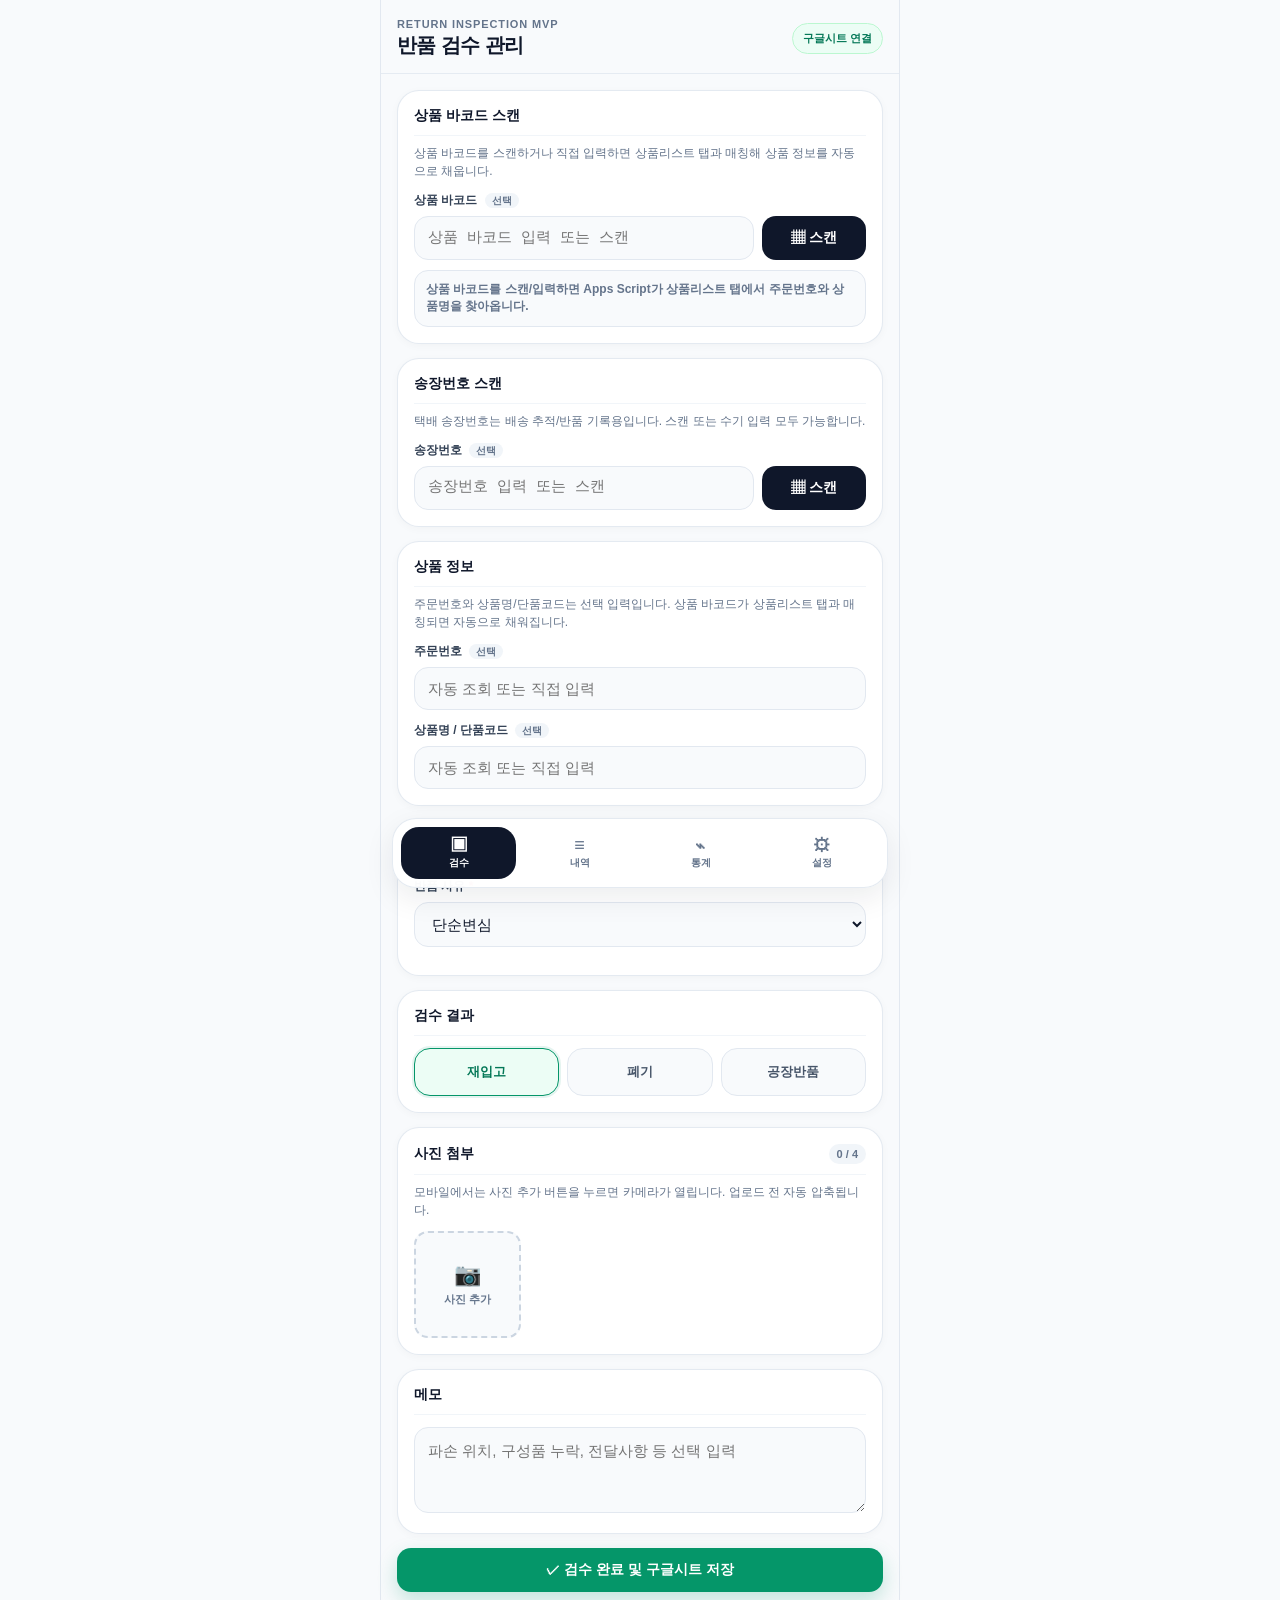
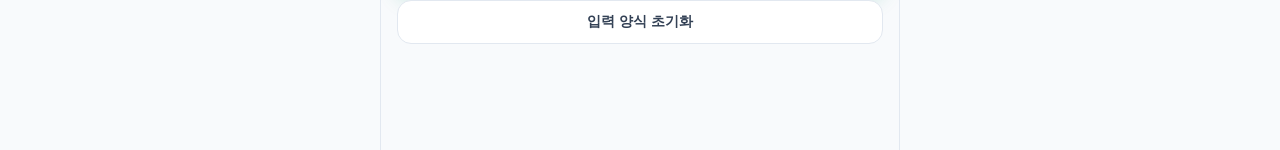
<file: index-no-cdn.html>
<!doctype html>
<html lang="ko">
<head>
  <meta charset="utf-8" />
  <meta name="viewport" content="width=device-width, initial-scale=1, viewport-fit=cover" />
  <meta name="theme-color" content="#0f172a" />
  <title>반품 검수 MVP</title>
  <link rel="stylesheet" href="./style.css" />
</head>
<body>
  <noscript>이 앱은 JavaScript가 켜져 있어야 사용할 수 있습니다.</noscript>

  <div id="app" class="app-shell">
    <header class="top-header">
      <div>
        <p class="eyebrow">Return Inspection MVP</p>
        <h1>반품 검수 관리</h1>
      </div>
      <div id="headerSyncBadge" class="sync-badge">확인 중</div>
    </header>

    <main id="view" class="view-area"></main>

    <nav class="bottom-nav" aria-label="주요 메뉴">
      <button class="nav-btn active" data-tab="form" type="button">
        <span>▣</span>
        <small>검수</small>
      </button>
      <button class="nav-btn" data-tab="history" type="button">
        <span>≡</span>
        <small>내역</small>
      </button>
      <button class="nav-btn" data-tab="stats" type="button">
        <span>⌁</span>
        <small>통계</small>
      </button>
      <button class="nav-btn" data-tab="settings" type="button">
        <span>⚙</span>
        <small>설정</small>
      </button>
    </nav>
  </div>

  <div id="toast" class="toast" role="status" aria-live="polite"></div>

  <!-- 외부 CDN을 전혀 쓰지 않는 버전입니다. 바코드 스캔은 브라우저 기본 BarcodeDetector 지원 기기에서만 동작합니다. -->
  <script src="./app.js"></script>
</body>
</html>
</file>
<file: style.css>
:root {
  --bg: #f8fafc;
  --card: #ffffff;
  --ink: #0f172a;
  --muted: #64748b;
  --line: #e2e8f0;
  --line-soft: #f1f5f9;
  --green: #059669;
  --green-dark: #047857;
  --green-soft: #ecfdf5;
  --red: #e11d48;
  --red-soft: #fff1f2;
  --amber: #d97706;
  --amber-soft: #fffbeb;
  --blue: #2563eb;
  --blue-soft: #eff6ff;
  --slate: #0f172a;
  --shadow: 0 10px 30px rgba(15, 23, 42, 0.08);
}

* { box-sizing: border-box; }
html, body { margin: 0; min-height: 100%; }
body {
  font-family: -apple-system, BlinkMacSystemFont, "Segoe UI", Roboto, "Noto Sans KR", "Apple SD Gothic Neo", sans-serif;
  background: var(--bg);
  color: var(--ink);
  -webkit-tap-highlight-color: transparent;
}
button, input, select, textarea { font: inherit; }
button { cursor: pointer; }
button:disabled { cursor: not-allowed; opacity: 0.6; }

.app-shell {
  width: 100%;
  max-width: 520px;
  min-height: 100vh;
  margin: 0 auto;
  background: var(--bg);
  position: relative;
  padding-bottom: 90px;
}

.top-header {
  position: sticky;
  top: 0;
  z-index: 10;
  display: flex;
  justify-content: space-between;
  align-items: center;
  gap: 12px;
  padding: 18px 16px 14px;
  background: rgba(248, 250, 252, 0.92);
  backdrop-filter: blur(12px);
  border-bottom: 1px solid rgba(226, 232, 240, 0.8);
}
.top-header h1 {
  margin: 2px 0 0;
  font-size: 20px;
  letter-spacing: -0.03em;
}
.eyebrow {
  margin: 0;
  color: var(--muted);
  font-size: 11px;
  font-weight: 800;
  text-transform: uppercase;
  letter-spacing: 0.08em;
}
.sync-badge {
  flex: 0 0 auto;
  border: 1px solid var(--line);
  border-radius: 999px;
  background: white;
  color: var(--muted);
  padding: 7px 10px;
  font-size: 11px;
  font-weight: 800;
}
.sync-badge.ok { background: var(--green-soft); color: var(--green-dark); border-color: #bbf7d0; }
.sync-badge.warn { background: var(--amber-soft); color: var(--amber); border-color: #fde68a; }

.view-area { padding: 16px; }

.card {
  background: var(--card);
  border: 1px solid rgba(226, 232, 240, 0.9);
  border-radius: 22px;
  padding: 16px;
  box-shadow: 0 2px 8px rgba(15, 23, 42, 0.03);
  margin-bottom: 14px;
}
.card-title {
  display: flex;
  align-items: center;
  justify-content: space-between;
  gap: 10px;
  margin: 0 0 12px;
  padding-bottom: 10px;
  border-bottom: 1px solid var(--line-soft);
  font-size: 14px;
  font-weight: 900;
}
.card-subtitle {
  margin: -4px 0 12px;
  font-size: 12px;
  color: var(--muted);
  line-height: 1.5;
}

.field { margin: 0 0 12px; }
.field:last-child { margin-bottom: 0; }
.field label, .field-label {
  display: block;
  margin-bottom: 7px;
  color: #334155;
  font-size: 12px;
  font-weight: 900;
}
.required { color: var(--red); }
.input, .select, .textarea {
  width: 100%;
  border: 1px solid var(--line);
  background: #f8fafc;
  border-radius: 14px;
  padding: 12px 13px;
  color: var(--ink);
  outline: none;
  font-size: 15px;
  transition: border-color .15s, box-shadow .15s, background .15s;
}
.input:focus, .select:focus, .textarea:focus {
  border-color: var(--green);
  box-shadow: 0 0 0 3px rgba(5, 150, 105, 0.13);
  background: white;
}
.textarea { min-height: 86px; resize: vertical; line-height: 1.5; }
.mono { font-family: ui-monospace, SFMono-Regular, Menlo, Monaco, Consolas, "Liberation Mono", monospace; }
.input-row { display: flex; gap: 8px; align-items: stretch; }
.input-row .input { flex: 1; }

.btn {
  appearance: none;
  border: 0;
  border-radius: 14px;
  padding: 12px 14px;
  font-weight: 900;
  font-size: 14px;
  display: inline-flex;
  align-items: center;
  justify-content: center;
  gap: 6px;
  min-height: 44px;
  transition: transform .08s, opacity .15s, background .15s;
  text-decoration: none;
}
.btn:active { transform: scale(0.98); }
.btn-primary { background: var(--green); color: white; box-shadow: 0 8px 20px rgba(5, 150, 105, .22); }
.btn-primary:hover { background: var(--green-dark); }
.btn-dark { background: var(--slate); color: white; }
.btn-soft { background: #f1f5f9; color: #334155; }
.btn-red { background: var(--red-soft); color: var(--red); }
.btn-amber { background: var(--amber-soft); color: var(--amber); }
.btn-outline { background: white; color: #334155; border: 1px solid var(--line); }
.btn-block { width: 100%; }
.btn-small { min-height: 34px; padding: 8px 10px; border-radius: 11px; font-size: 12px; }
.btn-scan { width: 104px; }

.segmented {
  display: grid;
  grid-template-columns: repeat(3, 1fr);
  gap: 8px;
}
.segment-btn {
  border: 1px solid var(--line);
  background: #f8fafc;
  border-radius: 16px;
  padding: 14px 8px;
  font-size: 13px;
  font-weight: 900;
  color: #475569;
}
.segment-btn.active[data-value="재입고"] { background: var(--green-soft); color: var(--green-dark); border-color: var(--green); box-shadow: 0 0 0 2px rgba(5, 150, 105, 0.1); }
.segment-btn.active[data-value="폐기"] { background: var(--red-soft); color: var(--red); border-color: var(--red); box-shadow: 0 0 0 2px rgba(225, 29, 72, 0.1); }
.segment-btn.active[data-value="공장반품"] { background: var(--amber-soft); color: var(--amber); border-color: var(--amber); box-shadow: 0 0 0 2px rgba(217, 119, 6, 0.1); }

.photo-grid {
  display: grid;
  grid-template-columns: repeat(4, 1fr);
  gap: 8px;
}
.photo-tile {
  position: relative;
  aspect-ratio: 1 / 1;
  border-radius: 14px;
  overflow: hidden;
  border: 1px solid var(--line);
  background: #f1f5f9;
}
.photo-tile img { width: 100%; height: 100%; object-fit: cover; display: block; }
.photo-remove {
  position: absolute;
  top: 0;
  right: 0;
  width: 26px;
  height: 26px;
  border: 0;
  background: rgba(15, 23, 42, .84);
  color: white;
  border-bottom-left-radius: 10px;
}
.photo-add {
  aspect-ratio: 1 / 1;
  border: 2px dashed #cbd5e1;
  background: #f8fafc;
  border-radius: 14px;
  display: flex;
  flex-direction: column;
  align-items: center;
  justify-content: center;
  color: var(--muted);
  font-size: 11px;
  font-weight: 900;
  gap: 4px;
}
.photo-count {
  color: var(--muted);
  background: #f1f5f9;
  border-radius: 999px;
  padding: 4px 8px;
  font-size: 11px;
  font-weight: 900;
}
.hidden { display: none !important; }

.notice {
  border-radius: 16px;
  padding: 12px 13px;
  margin-bottom: 14px;
  display: flex;
  gap: 9px;
  align-items: flex-start;
  font-size: 13px;
  font-weight: 800;
  line-height: 1.45;
}
.notice.ok { background: var(--green-soft); color: var(--green-dark); border: 1px solid #bbf7d0; }
.notice.warn { background: var(--amber-soft); color: var(--amber); border: 1px solid #fde68a; }
.notice.error { background: var(--red-soft); color: var(--red); border: 1px solid #fecdd3; }
.notice.info { background: var(--blue-soft); color: var(--blue); border: 1px solid #bfdbfe; }

.bottom-nav {
  position: fixed;
  left: 50%;
  bottom: 12px;
  transform: translateX(-50%);
  width: min(calc(100% - 24px), 496px);
  display: grid;
  grid-template-columns: repeat(4, 1fr);
  gap: 6px;
  padding: 8px;
  border: 1px solid rgba(226, 232, 240, .9);
  background: rgba(255, 255, 255, .94);
  backdrop-filter: blur(16px);
  border-radius: 24px;
  box-shadow: var(--shadow);
  z-index: 20;
}
.nav-btn {
  border: 0;
  background: transparent;
  border-radius: 18px;
  padding: 9px 4px;
  color: #64748b;
  display: flex;
  flex-direction: column;
  gap: 2px;
  align-items: center;
  font-weight: 900;
}
.nav-btn span { font-size: 18px; line-height: 1; }
.nav-btn small { font-size: 10px; font-weight: 900; }
.nav-btn.active { background: #0f172a; color: white; }

.filter-row { display: flex; gap: 6px; overflow-x: auto; padding-bottom: 4px; }
.filter-pill {
  flex: 0 0 auto;
  border: 1px solid var(--line);
  background: white;
  color: var(--muted);
  padding: 8px 12px;
  border-radius: 999px;
  font-size: 12px;
  font-weight: 900;
}
.filter-pill.active { background: var(--green); color: white; border-color: var(--green); }

.record-card {
  position: relative;
  background: white;
  border: 1px solid var(--line);
  border-radius: 20px;
  padding: 14px;
  margin-bottom: 12px;
  overflow: hidden;
}
.record-card::before {
  content: "";
  position: absolute;
  left: 0; top: 0; bottom: 0;
  width: 5px;
  background: var(--green);
}
.record-card.discard::before { background: var(--red); }
.record-card.factory::before { background: var(--amber); }
.record-head {
  display: flex;
  justify-content: space-between;
  gap: 8px;
  align-items: flex-start;
  padding-left: 4px;
  margin-bottom: 12px;
}
.record-date { font-size: 11px; color: #94a3b8; font-weight: 800; }
.badge {
  display: inline-flex;
  align-items: center;
  border: 1px solid var(--line);
  border-radius: 999px;
  padding: 4px 8px;
  font-size: 11px;
  font-weight: 900;
  white-space: nowrap;
}
.badge.ok { background: var(--green-soft); color: var(--green-dark); border-color: #bbf7d0; }
.badge.warn { background: var(--amber-soft); color: var(--amber); border-color: #fde68a; }
.badge.red { background: var(--red-soft); color: var(--red); border-color: #fecdd3; }
.badge.neutral { background: #f8fafc; color: #475569; }
.meta-grid {
  display: grid;
  grid-template-columns: repeat(2, minmax(0, 1fr));
  gap: 10px;
  margin-top: 10px;
}
.meta-label { color: #94a3b8; font-size: 10px; font-weight: 900; text-transform: uppercase; }
.meta-value { margin-top: 3px; color: #334155; font-size: 13px; font-weight: 900; overflow-wrap: anywhere; }
.reason-box, .memo-box {
  margin-top: 10px;
  background: #f8fafc;
  border: 1px solid var(--line-soft);
  border-radius: 14px;
  padding: 10px;
  font-size: 12px;
  line-height: 1.45;
}
.thumbnail-row { display: flex; gap: 7px; overflow-x: auto; margin-top: 9px; padding-bottom: 4px; }
.thumbnail { width: 54px; height: 54px; flex: 0 0 54px; border-radius: 12px; overflow: hidden; border: 1px solid var(--line); background: #f1f5f9; }
.thumbnail img { width: 100%; height: 100%; object-fit: cover; display: block; }
.record-actions { display: flex; justify-content: flex-end; gap: 6px; border-top: 1px solid var(--line-soft); padding-top: 10px; margin-top: 10px; }

.stats-hero {
  background: #0f172a;
  color: white;
  border-radius: 24px;
  padding: 20px;
  margin-bottom: 14px;
  box-shadow: var(--shadow);
}
.stats-hero p { margin: 0; color: #94a3b8; font-size: 12px; font-weight: 900; }
.stats-hero strong { display: block; margin-top: 6px; font-size: 38px; letter-spacing: -0.04em; }
.stats-grid { display: grid; grid-template-columns: repeat(3, 1fr); gap: 10px; margin-bottom: 14px; }
.stat-card { background: white; border: 1px solid var(--line); border-radius: 20px; padding: 14px; }
.stat-card small { color: var(--muted); font-size: 11px; font-weight: 900; }
.stat-card strong { display: block; margin-top: 8px; font-size: 22px; }
.progress { height: 12px; border-radius: 999px; background: #f1f5f9; overflow: hidden; display: flex; }
.progress span { display: block; height: 100%; }
.progress .p-green { background: var(--green); }
.progress .p-red { background: var(--red); }
.progress .p-amber { background: var(--amber); }
.reason-line { margin-top: 12px; }
.reason-line-head { display: flex; justify-content: space-between; font-size: 12px; font-weight: 900; color: #475569; margin-bottom: 5px; }
.mini-bar { height: 8px; border-radius: 999px; background: #f1f5f9; overflow: hidden; }
.mini-bar span { display: block; height: 100%; background: #64748b; }

.settings-code {
  white-space: pre-wrap;
  overflow: auto;
  max-height: 280px;
  background: #020617;
  color: #e2e8f0;
  border-radius: 16px;
  padding: 13px;
  font-family: ui-monospace, SFMono-Regular, Menlo, Monaco, Consolas, monospace;
  font-size: 11px;
  line-height: 1.55;
}

.toast {
  position: fixed;
  left: 50%;
  bottom: 102px;
  transform: translateX(-50%) translateY(20px);
  width: min(calc(100% - 32px), 480px);
  background: #0f172a;
  color: white;
  border-radius: 16px;
  padding: 12px 14px;
  opacity: 0;
  pointer-events: none;
  z-index: 60;
  font-size: 13px;
  font-weight: 900;
  box-shadow: var(--shadow);
  transition: opacity .2s, transform .2s;
}
.toast.show { opacity: 1; transform: translateX(-50%) translateY(0); }

.modal {
  position: fixed;
  inset: 0;
  z-index: 50;
  background: rgba(2, 6, 23, .96);
  display: flex;
  flex-direction: column;
  align-items: center;
  color: white;
  padding: 18px;
}
.modal-head {
  width: min(100%, 520px);
  display: flex;
  justify-content: space-between;
  align-items: center;
  padding: 4px 0 12px;
}
.modal-head h2 { margin: 0; font-size: 18px; }
.scanner-box {
  position: relative;
  width: min(100%, 520px);
  flex: 1;
  min-height: 360px;
  border: 1px solid #1e293b;
  border-radius: 22px;
  background: black;
  overflow: hidden;
  display: flex;
  align-items: center;
  justify-content: center;
}
.scanner-box video, #scannerReader video { width: 100% !important; height: 100% !important; object-fit: cover; }
.scanner-frame {
  position: absolute;
  width: 78%;
  max-width: 330px;
  height: 120px;
  border: 2px solid #34d399;
  border-radius: 14px;
  box-shadow: 0 0 0 999px rgba(2, 6, 23, .42), 0 0 20px rgba(52, 211, 153, .32);
  pointer-events: none;
}
.scanner-frame::after {
  content: "";
  position: absolute;
  left: 0; right: 0; top: 50%;
  height: 2px;
  background: #34d399;
  box-shadow: 0 0 10px #34d399;
}
.scanner-status {
  width: min(100%, 520px);
  margin-top: 14px;
  background: rgba(15, 23, 42, .8);
  border: 1px solid #1e293b;
  border-radius: 16px;
  padding: 13px;
  color: #cbd5e1;
  text-align: center;
  font-size: 12px;
  line-height: 1.45;
}
.lightbox {
  position: fixed;
  inset: 0;
  background: rgba(0, 0, 0, .92);
  z-index: 55;
  display: flex;
  align-items: center;
  justify-content: center;
  padding: 20px;
}
.lightbox img { max-width: 100%; max-height: 86vh; border-radius: 12px; }
.empty {
  text-align: center;
  padding: 34px 20px;
  color: var(--muted);
}
.empty strong { display: block; color: #334155; margin-bottom: 6px; }

@media (min-width: 700px) {
  .app-shell { border-left: 1px solid var(--line); border-right: 1px solid var(--line); }
}

.optional {
  color: var(--muted);
  background: #f1f5f9;
  border-radius: 999px;
  padding: 2px 7px;
  font-size: 10px;
  margin-left: 4px;
}
.lookup-status { margin-top: 10px; }
.lookup-box {
  border-radius: 14px;
  padding: 10px 11px;
  font-size: 12px;
  font-weight: 800;
  line-height: 1.45;
  border: 1px solid var(--line);
  background: #f8fafc;
  color: var(--muted);
}
.lookup-box.ok { background: var(--green-soft); color: var(--green-dark); border-color: #bbf7d0; }
.lookup-box.warn { background: var(--amber-soft); color: var(--amber); border-color: #fde68a; }
.lookup-box.error { background: var(--red-soft); color: var(--red); border-color: #fecdd3; }
.lookup-box.loading { background: var(--blue-soft); color: var(--blue); border-color: #bfdbfe; display: flex; gap: 8px; align-items: center; }
.lookup-lines {
  display: grid;
  gap: 3px;
  margin-top: 6px;
  font-weight: 700;
}
.lookup-lines span b { margin-right: 5px; font-weight: 900; }
.spinner {
  width: 14px;
  height: 14px;
  border-radius: 999px;
  border: 2px solid currentColor;
  border-right-color: transparent;
  display: inline-block;
  animation: spin .7s linear infinite;
}
@keyframes spin { to { transform: rotate(360deg); } }
</file>
